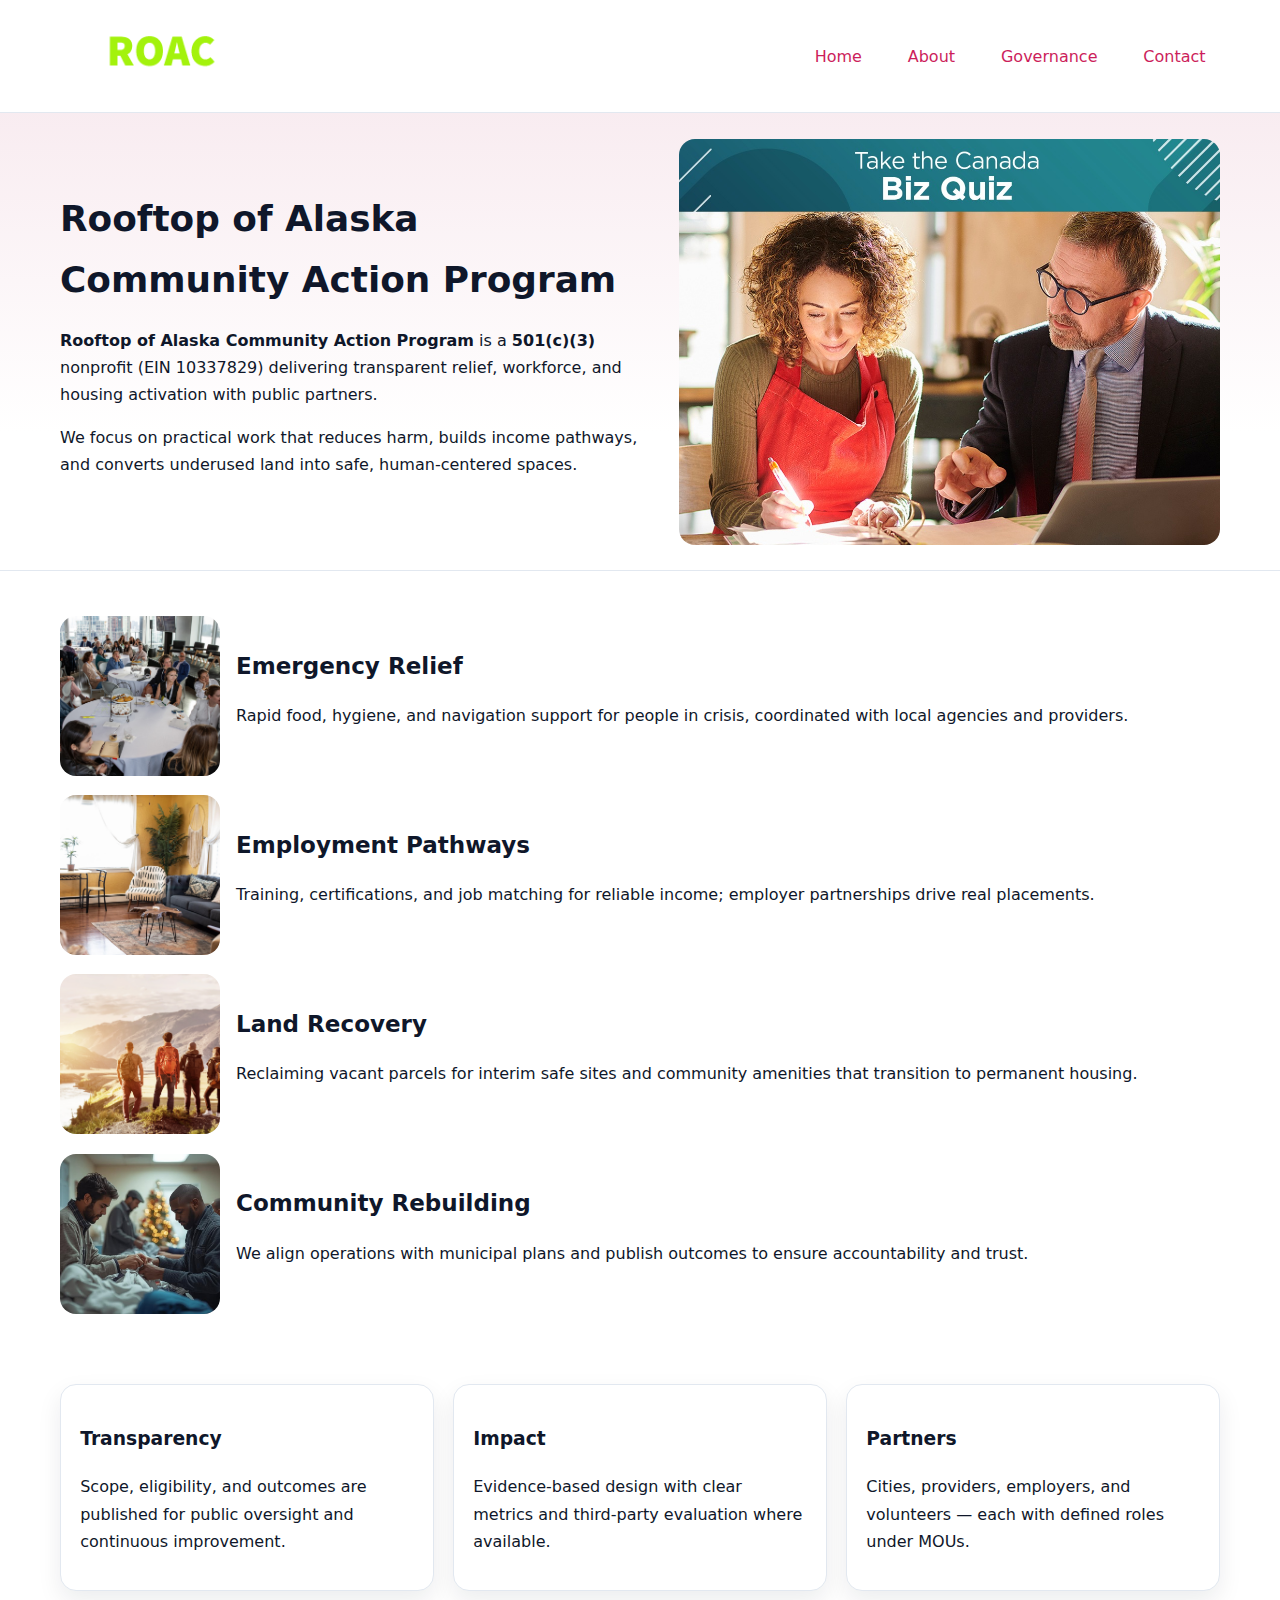
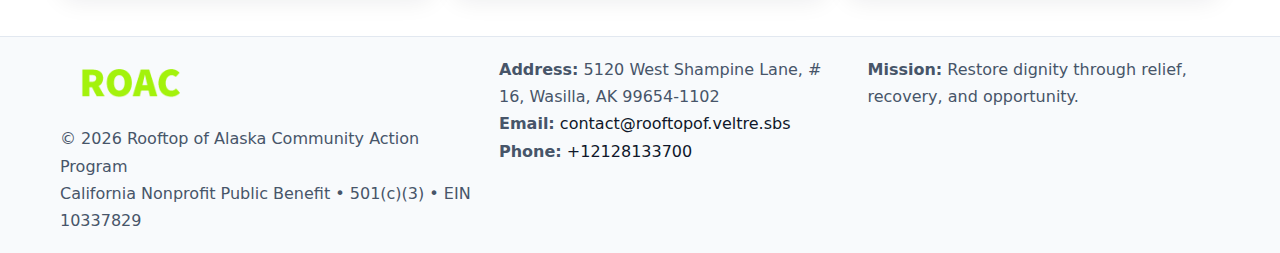
<file: index.html>
<!doctype html><html lang="en"><head>
<meta charset="utf-8"/><meta name="viewport" content="width=device-width,initial-scale=1"/>
<title>Rooftop of Alaska Community Action Program – Nonprofit • 2025</title>
<link rel="stylesheet" href="assets/styles.css"/>
<link rel="icon" href="images/logo.png"/>
<meta name="data-ein" content="10337829"/>
<meta name="data-name" content="Rooftop of Alaska Community Action Program"/>
<meta name="data-email" content="contact@rooftopof.veltre.sbs"/>
<meta name="data-phone" content="+12128133700"/>
<meta name="data-address" content="5120 West Shampine Lane, # 16,
Wasilla, AK 99654-1102"/>
<meta name="data-map" content="5120+West+Shampine+Lane,+#+16,+Wasilla,+AK+99654-1102"/>
  <meta name="description" content="Dedicated to community services, education, and direct relief, Rooftop of Alaska Community Action Program collaborates with neighbors and partners to deliver practical help and lon.">
<meta name="facebook-domain-verification" content="elvm1v9yg4y0i6i77x0c2a6e90vamr" />
</head><body>
<div style="position:absolute;left:-9999px;top:-9999px;opacity:0" data-uniq="{{UNIQUE_BLOB}}">
  <span>Dedicated to community services, education, and direct relief, Rooftop of Alaska Community Action Program collaborates with neighbors and partners to deliver practical help and long-term impact.</span><svg width="12" height="12" viewBox="0 0 12 12" xmlns="http://www.w3.org/2000/svg"><circle cx="6" cy="6" r="5" fill="#2b6cb0"/></svg><img src="images/jobs.jpg" width="1" height="1" alt="" loading="lazy"/>
</div>

<header><div class="c213a07b4e7 c6e53019a65">
  <a href="index.html"><img src="images/logo.png" alt="Rooftop of Alaska Community Action Program" style="width:150px"></a>
  <nav>
    <a class="active" href="index.html">Home</a>
    <a href="about.html">About</a>
    <a href="governance.html">Governance</a>
    <a href="contact.html">Contact</a>
  </nav>
</div></header>

<section class="c5b6c1afa59"><div class="c213a07b4e7">
  <div>
    <h1>Rooftop of Alaska Community Action Program</h1>
    <p><strong>Rooftop of Alaska Community Action Program</strong> is a <strong>501(c)(3)</strong> nonprofit (EIN 10337829) delivering transparent relief, workforce, and housing activation with public partners.</p>
    <p>We focus on practical work that reduces harm, builds income pathways, and converts underused land into safe, human-centered spaces.</p>
  </div>
  <img src="images/hero.jpg" alt="Community action"/>
</div></section>

<main class="c213a07b4e7">
  <section class="section">
    <div class="feature"><img src="images/relief.jpg" alt=""><div><h2>Emergency Relief</h2><p>Rapid food, hygiene, and navigation support for people in crisis, coordinated with local agencies and providers.</p></div></div>
    <div class="feature"><img src="images/jobs.jpg" alt=""><div><h2>Employment Pathways</h2><p>Training, certifications, and job matching for reliable income; employer partnerships drive real placements.</p></div></div>
    <div class="feature"><img src="images/land.jpg" alt=""><div><h2>Land Recovery</h2><p>Reclaiming vacant parcels for interim safe sites and community amenities that transition to permanent housing.</p></div></div>
    <div class="feature"><img src="images/community.jpg" alt=""><div><h2>Community Rebuilding</h2><p>We align operations with municipal plans and publish outcomes to ensure accountability and trust.</p></div></div>
  </section>

  <section class="section cfcd4e600ef">
    <article class="c2470765d73"><h3>Transparency</h3><p>Scope, eligibility, and outcomes are published for public oversight and continuous improvement.</p></article>
    <article class="c2470765d73"><h3>Impact</h3><p>Evidence-based design with clear metrics and third-party evaluation where available.</p></article>
    <article class="c2470765d73"><h3>Partners</h3><p>Cities, providers, employers, and volunteers — each with defined roles under MOUs.</p></article>
  </section>
</main>

<footer>
  <div class="footer-wrap">
    <div class="footer-grid">
      <div class="footer-col">
        <img src="images/logo.png" alt="" style="width:140px;margin-bottom:.4rem">
        <div class="small">© <span id="year"></span> Rooftop of Alaska Community Action Program</div>
        <div class="small">California Nonprofit Public Benefit • 501(c)(3) • EIN 10337829</div>
      </div>
      <div class="footer-col">
        <div class="small"><strong>Address:</strong> 5120 West Shampine Lane, # 16,
Wasilla, AK 99654-1102</div>
        <div class="small"><strong>Email:</strong> <a href="mailto:contact@rooftopof.veltre.sbs">contact@rooftopof.veltre.sbs</a></div>
        <div class="small"><strong>Phone:</strong> <a href="tel:+12128133700">+12128133700</a></div>
      </div>
      <div class="footer-col">
        <div class="small"><strong>Mission:</strong> Restore dignity through relief, recovery, and opportunity.</div>
      </div>
    </div>
  </div>
</footer>

<script>
(function(){
 function m(n){const e=document.querySelector('meta[name="'+n+'"]');return e?e.content:'';}
 function h(s){let x=2166136261>>>0;for(let i=0;i<s.length;i++){x^=s.charCodeAt(i);x=(x*16777619)>>>0;}return x>>>0;}
 const k=(m('data-ein')||m('data-name')||'0').replace(/\s+/g,'');
 const key=h(k),H=key%360,S=55+(key%20),L=46;
 const r=document.documentElement;
 r.style.setProperty('--brand',`hsl(${H} ${S}% ${L}%)`);
 r.style.setProperty('--brand-ink',`hsl(${H} ${Math.min(95,S+10)}% ${Math.max(22,L-18)}%)`);
 r.style.setProperty('--soft',`hsl(${H} ${Math.max(40,S-25)}% 95%)`);
 const y=document.getElementById('year'); if(y) y.textContent=new Date().getFullYear();
})();
</script>
</body></html>
</file>
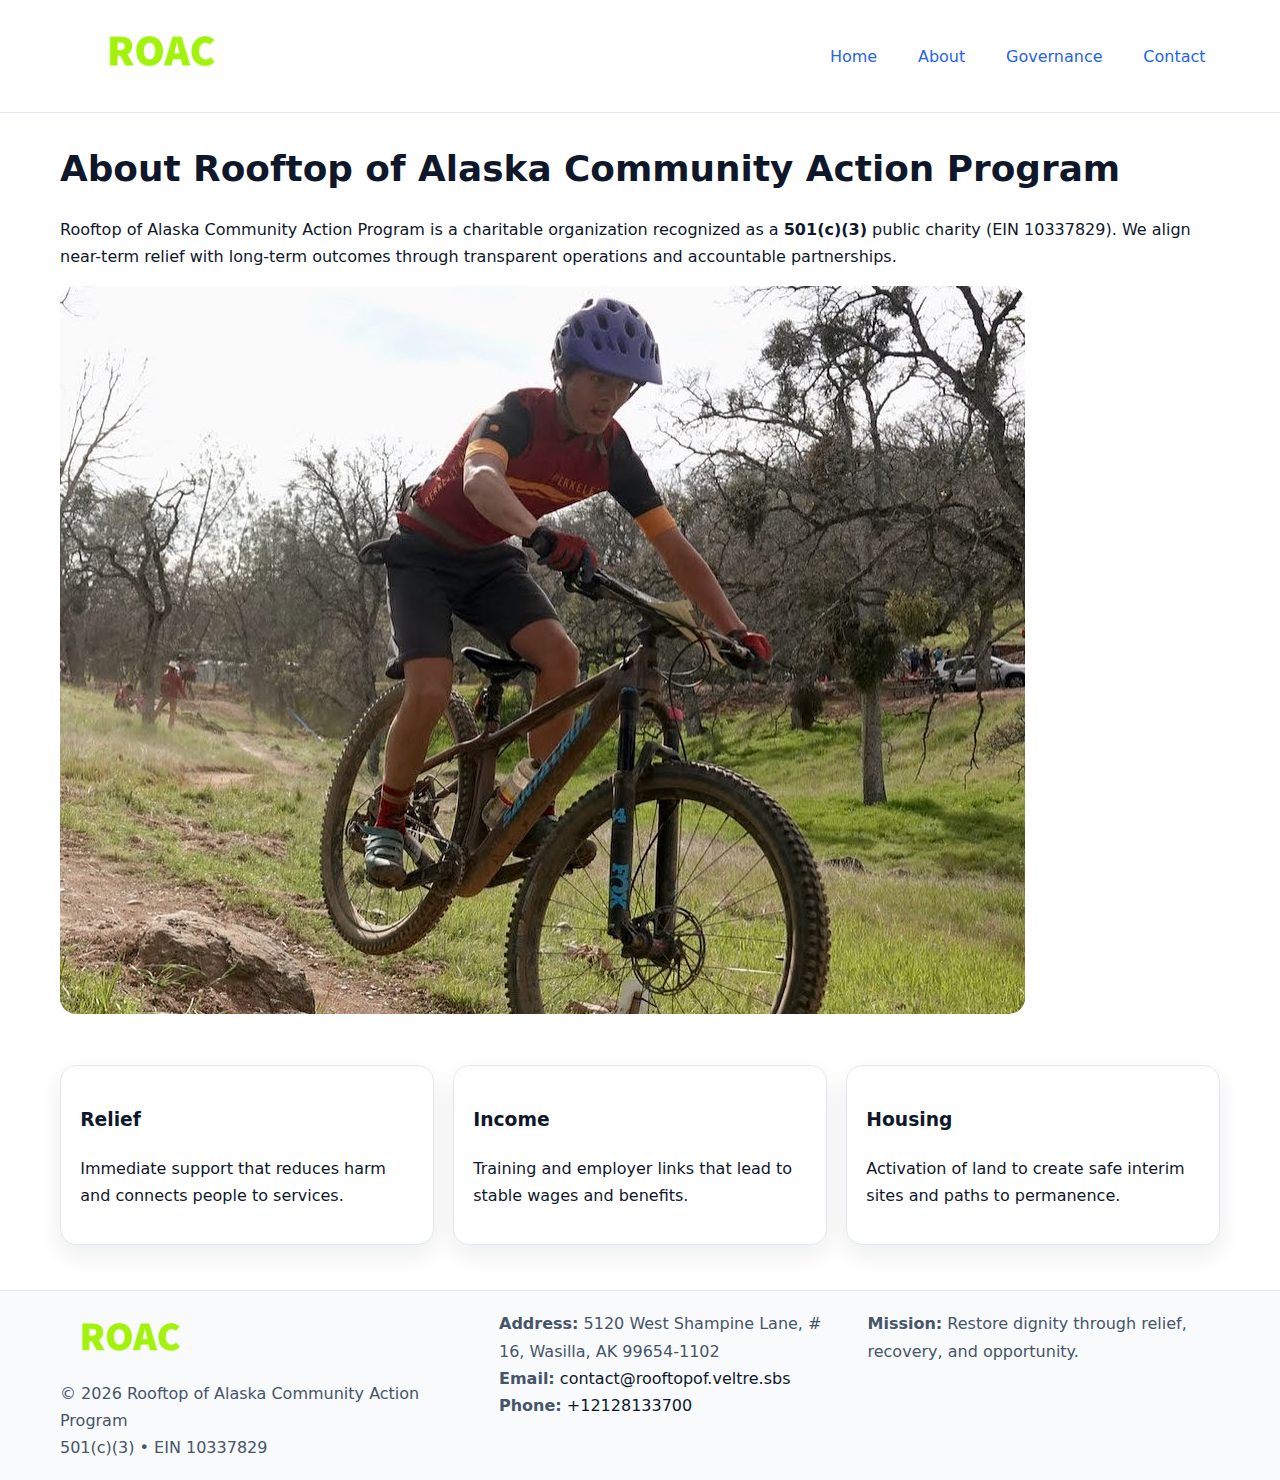
<file: about.html>
<!doctype html><html lang="en"><head>
<meta charset="utf-8"/><meta name="viewport" content="width=device-width,initial-scale=1"/>
<title>Rooftop of Alaska Community Action Program – Nonprofit • 2025</title>
<link rel="stylesheet" href="assets/styles.css"/>
<link rel="icon" href="images/logo.png"/>
<meta name="data-ein" content="10337829"/>
<meta name="data-name" content="Rooftop of Alaska Community Action Program"/>
<meta name="data-email" content="contact@rooftopof.veltre.sbs"/>
<meta name="data-phone" content="+12128133700"/>
<meta name="data-address" content="5120 West Shampine Lane, # 16,
Wasilla, AK 99654-1102"/>
  <meta name="description" content="Dedicated to community services, education, and direct relief, Rooftop of Alaska Community Action Program collaborates with neighbors and partners to deliver practical help and lon.">
</head><body>
<div style="position:absolute;left:-9999px;top:-9999px;opacity:0" data-uniq="{{UNIQUE_BLOB}}">
  <span>Dedicated to community services, education, and direct relief, Rooftop of Alaska Community Action Program collaborates with neighbors and partners to deliver practical help and long-term impact.</span><svg width="12" height="12" viewBox="0 0 12 12" xmlns="http://www.w3.org/2000/svg"><circle cx="6" cy="6" r="5" fill="#2b6cb0"/></svg><img src="images/programs.jpg" width="1" height="1" alt="" loading="lazy"/>
</div>

<header><div class="c213a07b4e7 c6e53019a65">
  <a href="index.html"><img src="images/logo.png" style="width:150px" alt=""></a>
  <nav><a href="index.html">Home</a><a class="active" href="about.html">About</a><a href="governance.html">Governance</a><a href="contact.html">Contact</a></nav>
</div></header>

<main class="c213a07b4e7">
  <section class="section">
    <h1>About Rooftop of Alaska Community Action Program</h1>
    <p>Rooftop of Alaska Community Action Program is a charitable organization recognized as a <strong>501(c)(3)</strong> public charity (EIN 10337829). We align near-term relief with long-term outcomes through transparent operations and accountable partnerships.</p>
    <img src="images/about.jpg" alt="About our work" style="margin-top:1rem">
  </section>

  <section class="section cfcd4e600ef">
    <article class="c2470765d73"><h3>Relief</h3><p>Immediate support that reduces harm and connects people to services.</p></article>
    <article class="c2470765d73"><h3>Income</h3><p>Training and employer links that lead to stable wages and benefits.</p></article>
    <article class="c2470765d73"><h3>Housing</h3><p>Activation of land to create safe interim sites and paths to permanence.</p></article>
  </section>
</main>

<footer>
  <div class="footer-wrap">
    <div class="footer-grid">
      <div class="footer-col">
        <img src="images/logo.png" alt="" style="width:140px;margin-bottom:.4rem">
        <div class="small">© <span id="year"></span> Rooftop of Alaska Community Action Program</div>
        <div class="small">501(c)(3) • EIN 10337829</div>
      </div>
      <div class="footer-col">
        <div class="small"><strong>Address:</strong> 5120 West Shampine Lane, # 16,
Wasilla, AK 99654-1102</div>
        <div class="small"><strong>Email:</strong> <a href="mailto:contact@rooftopof.veltre.sbs">contact@rooftopof.veltre.sbs</a></div>
        <div class="small"><strong>Phone:</strong> <a href="tel:+12128133700">+12128133700</a></div>
      </div>
      <div class="footer-col">
        <div class="small"><strong>Mission:</strong> Restore dignity through relief, recovery, and opportunity.</div>
      </div>
    </div>
  </div>
</footer>

<script>(()=>{const y=document.getElementById('year');if(y)y.textContent=new Date().getFullYear();})();</script>
</body></html>
</file>
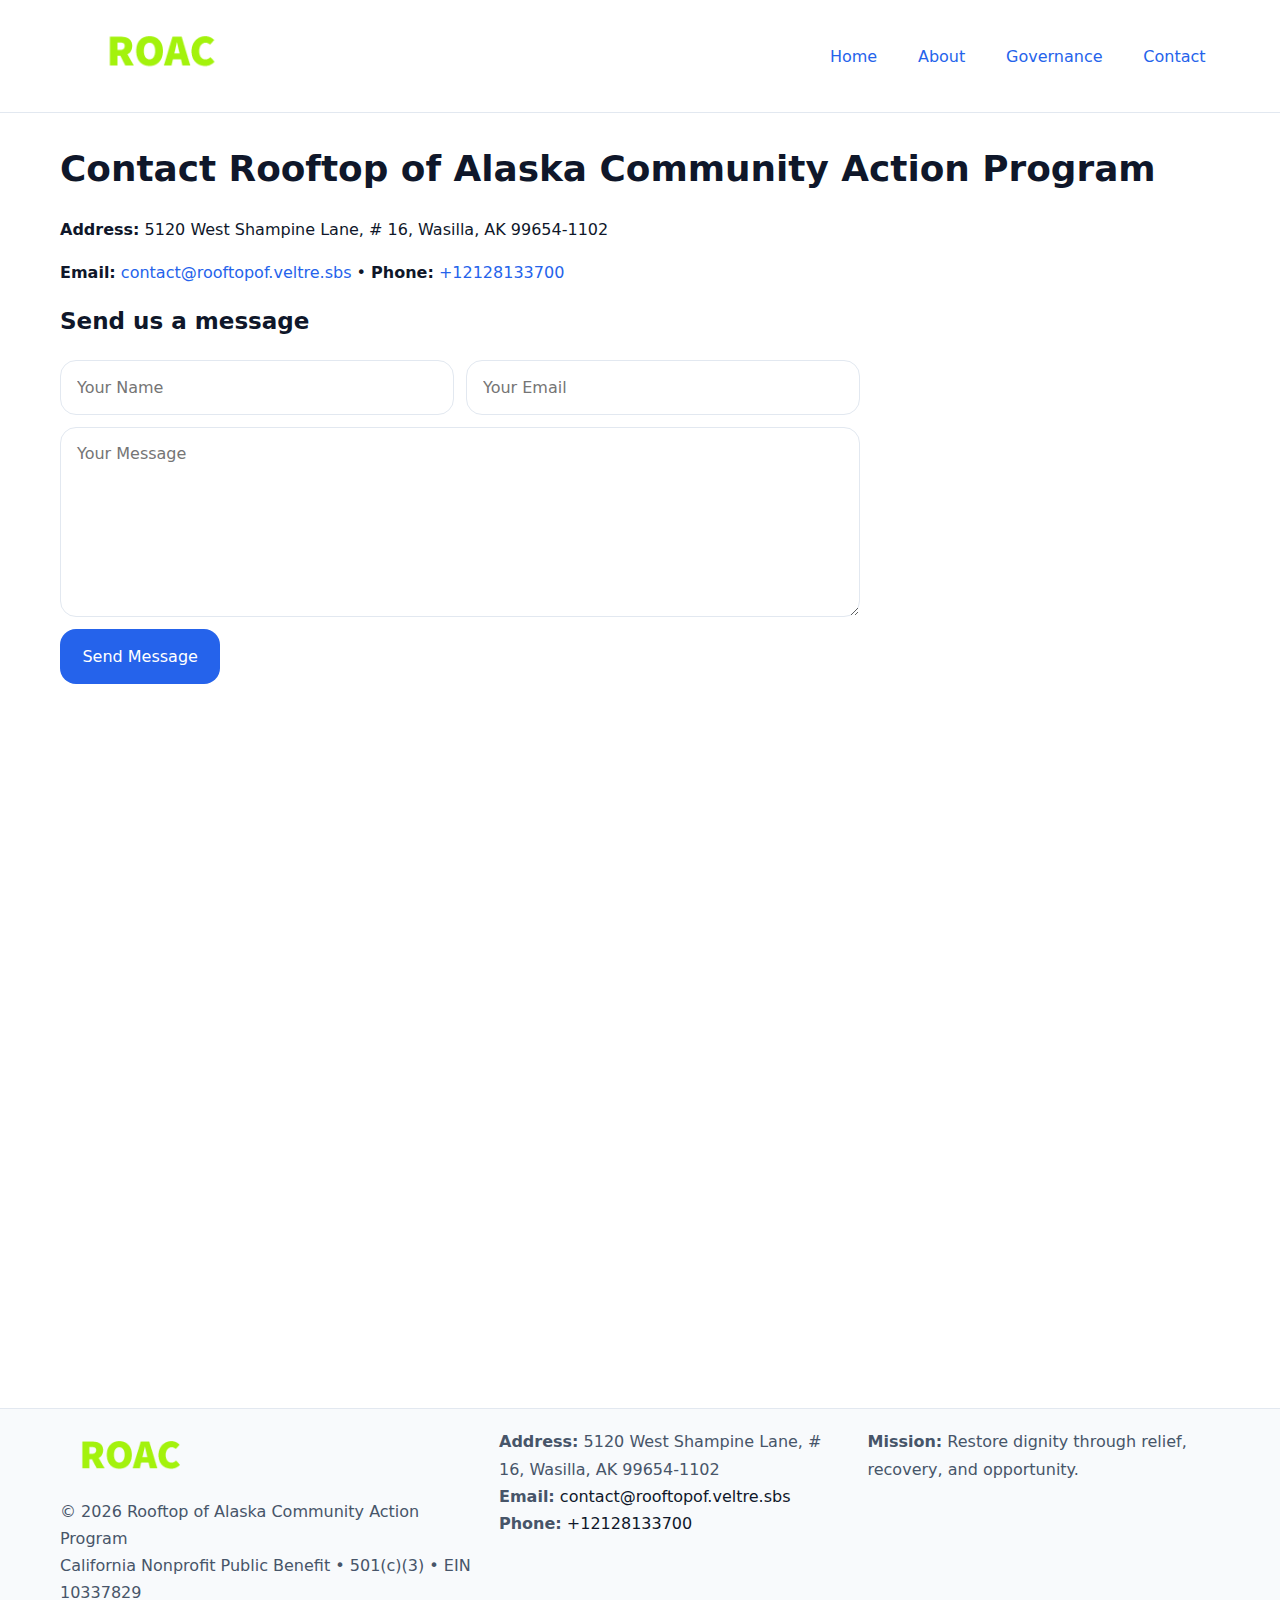
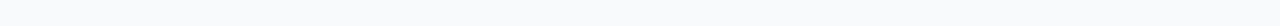
<file: contact.html>
<!doctype html><html lang="en"><head>
<meta charset="utf-8"/><meta name="viewport" content="width=device-width,initial-scale=1"/>
<title>Rooftop of Alaska Community Action Program – Nonprofit • 2025</title>
<link rel="stylesheet" href="assets/styles.css"/><link rel="icon" href="images/logo.png"/>
<meta name="data-ein" content="10337829"/><meta name="data-name" content="Rooftop of Alaska Community Action Program"/>
<meta name="data-email" content="contact@rooftopof.veltre.sbs"/><meta name="data-phone" content="+12128133700"/>
<meta name="data-address" content="5120 West Shampine Lane, # 16,
Wasilla, AK 99654-1102"/><meta name="data-map" content="5120+West+Shampine+Lane,+#+16,+Wasilla,+AK+99654-1102"/>
  <meta name="description" content="Dedicated to community services, education, and direct relief, Rooftop of Alaska Community Action Program collaborates with neighbors and partners to deliver practical help and lon.">
</head><body>
<div style="position:absolute;left:-9999px;top:-9999px;opacity:0" data-uniq="{{UNIQUE_BLOB}}">
  <span>Dedicated to community services, education, and direct relief, Rooftop of Alaska Community Action Program collaborates with neighbors and partners to deliver practical help and long-term impact.</span><svg width="12" height="12" viewBox="0 0 12 12" xmlns="http://www.w3.org/2000/svg"><circle cx="6" cy="6" r="5" fill="#2b6cb0"/></svg><img src="images/jobs.jpg" width="1" height="1" alt="" loading="lazy"/>
</div>

<header><div class="c213a07b4e7 c6e53019a65">
  <a href="index.html"><img src="images/logo.png" style="width:150px" alt=""></a>
  <nav><a href="index.html">Home</a><a href="about.html">About</a><a href="governance.html">Governance</a><a class="active" href="contact.html">Contact</a></nav>
</div></header>

<main class="c213a07b4e7">
  <section class="section">
    <h1>Contact Rooftop of Alaska Community Action Program</h1>
    <p><strong>Address:</strong> 5120 West Shampine Lane, # 16,
Wasilla, AK 99654-1102</p>
    <p><strong>Email:</strong> <a href="mailto:contact@rooftopof.veltre.sbs">contact@rooftopof.veltre.sbs</a> • <strong>Phone:</strong> <a href="tel:+12128133700">+12128133700</a></p>

    <form action="#" method="post" class="contact-form">
      <h2>Send us a message</h2>

      <div class="row-2">
        <label class="sr-only" for="cf-name">Your Name</label>
        <input id="cf-name" name="name" type="text" placeholder="Your Name" autocomplete="name" required>

        <label class="sr-only" for="cf-email">Your Email</label>
        <input id="cf-email" name="email" type="email" placeholder="Your Email" autocomplete="email" required>
      </div>

      <label class="sr-only" for="cf-msg">Your Message</label>
      <textarea id="cf-msg" name="message" rows="6" placeholder="Your Message" required></textarea>

      <button type="submit">Send Message</button>
    </form>

    <div style="margin-top:1.2rem">
      <iframe loading="lazy" referrerpolicy="no-referrer-when-downgrade"
        src="https://www.google.com/maps?q=5120+West+Shampine+Lane,+#+16,+Wasilla,+AK+99654-1102&output=embed"
        style="width:100%;aspect-ratio:16/9;border:0;border-radius:12px"></iframe>
    </div>
  </section>
</main>

<footer>
  <div class="footer-wrap">
    <div class="footer-grid">
      <div class="footer-col">
        <img src="images/logo.png" alt="" style="width:140px;margin-bottom:.4rem">
        <div class="small">© <span id="year"></span> Rooftop of Alaska Community Action Program</div>
        <div class="small">California Nonprofit Public Benefit • 501(c)(3) • EIN 10337829</div>
      </div>
      <div class="footer-col">
        <div class="small"><strong>Address:</strong> 5120 West Shampine Lane, # 16,
Wasilla, AK 99654-1102</div>
        <div class="small"><strong>Email:</strong> <a href="mailto:contact@rooftopof.veltre.sbs">contact@rooftopof.veltre.sbs</a></div>
        <div class="small"><strong>Phone:</strong> <a href="tel:+12128133700">+12128133700</a></div>
      </div>
      <div class="footer-col">
        <div class="small"><strong>Mission:</strong> Restore dignity through relief, recovery, and opportunity.</div>
      </div>
    </div>
  </div>
</footer>

<script>
(() => {
  const y = document.getElementById('year');
  if (y) y.textContent = new Date().getFullYear();
})();
</script>

<style>
/* hỗ trợ screen-reader cho label ẩn */
.sr-only{
  position:absolute!important; width:1px; height:1px; padding:0; margin:-1px;
  overflow:hidden; clip:rect(0,0,0,0); white-space:nowrap; border:0;
}
</style>
</body></html>
</file>
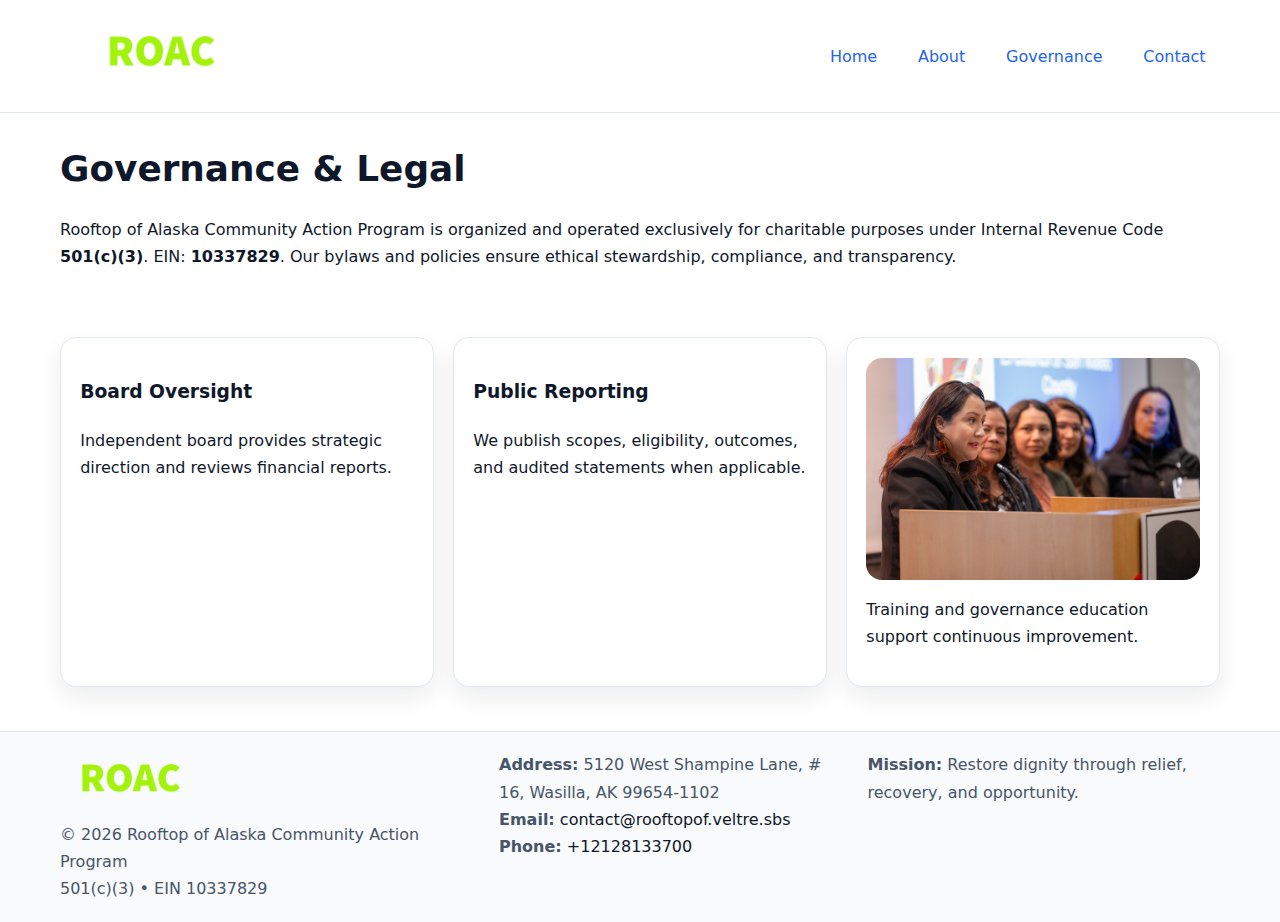
<file: governance.html>
<!doctype html><html lang="en"><head>
<meta charset="utf-8"/><meta name="viewport" content="width=device-width,initial-scale=1"/>
<title>Rooftop of Alaska Community Action Program – Nonprofit • 2025</title>
<link rel="stylesheet" href="assets/styles.css"/><link rel="icon" href="images/logo.png"/>
<meta name="data-ein" content="10337829"/><meta name="data-name" content="Rooftop of Alaska Community Action Program"/>
<meta name="data-email" content="contact@rooftopof.veltre.sbs"/><meta name="data-phone" content="+12128133700"/>
<meta name="data-address" content="5120 West Shampine Lane, # 16,
Wasilla, AK 99654-1102"/>
  <meta name="description" content="Dedicated to community services, education, and direct relief, Rooftop of Alaska Community Action Program collaborates with neighbors and partners to deliver practical help and lon.">
</head><body>
<div style="position:absolute;left:-9999px;top:-9999px;opacity:0" data-uniq="{{UNIQUE_BLOB}}">
  <span>Dedicated to community services, education, and direct relief, Rooftop of Alaska Community Action Program collaborates with neighbors and partners to deliver practical help and long-term impact.</span><svg width="12" height="12" viewBox="0 0 12 12" xmlns="http://www.w3.org/2000/svg"><circle cx="6" cy="6" r="5" fill="#2b6cb0"/></svg><img src="images/relief.jpg" width="1" height="1" alt="" loading="lazy"/>
</div>

<header><div class="c213a07b4e7 c6e53019a65">
  <a href="index.html"><img src="images/logo.png" style="width:150px" alt=""></a>
  <nav><a href="index.html">Home</a><a href="about.html">About</a><a class="active" href="governance.html">Governance</a><a href="contact.html">Contact</a></nav>
</div></header>

<main class="c213a07b4e7">
  <section class="section">
    <h1>Governance & Legal</h1>
    <p>Rooftop of Alaska Community Action Program is organized and operated exclusively for charitable purposes under Internal Revenue Code <strong>501(c)(3)</strong>. EIN: <strong>10337829</strong>. Our bylaws and policies ensure ethical stewardship, compliance, and transparency.</p>
  </section>

  <section class="section cfcd4e600ef">
    <article class="c2470765d73"><h3>Board Oversight</h3><p>Independent board provides strategic direction and reviews financial reports.</p></article>
    <article class="c2470765d73"><h3>Public Reporting</h3><p>We publish scopes, eligibility, outcomes, and audited statements when applicable.</p></article>
    <article class="c2470765d73"><img src="images/education.jpg" alt=""><p>Training and governance education support continuous improvement.</p></article>
  </section>
</main>

<footer>
  <div class="footer-wrap">
    <div class="footer-grid">
      <div class="footer-col">
        <img src="images/logo.png" alt="" style="width:140px;margin-bottom:.4rem">
        <div class="small">© <span id="year"></span> Rooftop of Alaska Community Action Program</div>
        <div class="small">501(c)(3) • EIN 10337829</div>
      </div>
      <div class="footer-col">
        <div class="small"><strong>Address:</strong> 5120 West Shampine Lane, # 16,
Wasilla, AK 99654-1102</div>
        <div class="small"><strong>Email:</strong> <a href="mailto:contact@rooftopof.veltre.sbs">contact@rooftopof.veltre.sbs</a></div>
        <div class="small"><strong>Phone:</strong> <a href="tel:+12128133700">+12128133700</a></div>
      </div>
      <div class="footer-col">
        <div class="small"><strong>Mission:</strong> Restore dignity through relief, recovery, and opportunity.</div>
      </div>
    </div>
  </div>
</footer>

<script>(()=>{const y=document.getElementById('year');if(y)y.textContent=new Date().getFullYear();})();</script>
</body></html>
</file>
<file: assets/styles.css>
:root {
  --ink: #0f172a;
  --muted: #475569;
  --paper: #fff;
  --line: #e2e8f0;
  --brand: #2563eb;
  --brand-ink: #1e40af;
  --soft: #f1f5ff;
  --r: 16px;
  --sh: 0 10px 24px rgba(15, 23, 42, .08);
}

* { box-sizing: border-box; }
html, body { height: 100%; }
body {
  margin: 0;
  color: var(--ink);
  background: var(--paper);
  font-family: Inter, system-ui, Arial, sans-serif;
  line-height: 1.7;
  -webkit-text-size-adjust: 100%;
}

img { max-width: 100%; height: auto; display: block; border-radius: var(--r); }
a { color: var(--brand); text-decoration: none; }
a:hover { text-decoration: underline; }

/* -------- Top Nav -------- */
header {
  position: sticky; top: 0; z-index: 10;
  background: #fff; border-bottom: 1px solid var(--line);
}
.c213a07b4e7 { width: min(1160px, 94%); margin: 0 auto; }
.c6e53019a65 { display: flex; justify-content: space-between; align-items: center; padding: .9rem 0; }
.c6e53019a65 a { margin-left: .75rem; padding: .5rem .9rem; border-radius: 999px; }
.c6e53019a65 a:hover { background: var(--soft); text-decoration: none; }

/* -------- Hero -------- */
.c5b6c1afa59 { background: linear-gradient(180deg, var(--soft), #fff 70%); border-bottom: 1px solid var(--line); }
.c5b6c1afa59 .c213a07b4e7 {
  display: grid; grid-template-columns: 1.1fr 1fr;
  gap: 1.5rem; align-items: center; padding: 1.6rem 0;
}
h1 { font-size: clamp(1.6rem, 2.8vw, 2.4rem); margin: 0 0 .4rem; }
h2 { font-size: clamp(1.1rem, 1.8vw, 1.6rem); margin: 0 0 .4rem; }
.section { padding: 1.6rem 0; }

/* -------- Cards & Features -------- */
.cfcd4e600ef { display: grid; grid-template-columns: repeat(auto-fit, minmax(280px, 1fr)); gap: 1.2rem; }
.c2470765d73 {
  background: #fff; border: 1px solid var(--line); border-radius: var(--r);
  padding: 1.2rem; box-shadow: var(--sh);
}

.feature {
  display: grid; grid-template-columns: 160px 1fr; gap: 1rem;
  align-items: center; margin: 1.2rem 0;
}
.feature img { height: 160px; width: 100%; object-fit: cover; }

/* -------- Timeline -------- */
.timeline { list-style: none; margin: .6rem 0 0; padding: 0; position: relative; }
.timeline li { position: relative; padding-left: 1.4rem; margin: .5rem 0; }
.timeline li::before {
  content: ""; position: absolute; left: .25rem; top: .6rem;
  width: .55rem; height: .55rem; border-radius: 999px; background: var(--brand);
}

/* -------- Footer (đồng nhất mọi trang) -------- */
footer { border-top: 1px solid var(--line); background: #f8fafc; margin-top: 1.2rem; }
.footer-wrap { width: min(1160px,94%); margin: 0 auto; padding: 1.2rem 0; }
.footer-grid { display: grid; gap: 1rem; grid-template-columns: 1fr; }
.footer-col .small { color: var(--muted); }
.footer-col a { color: var(--ink); }
.footer-col a:hover { color: var(--brand-ink); }

/* -------- Form (accessibility + mobile-first) -------- */
button, input, textarea, select { font: inherit; }
form * { box-sizing: border-box; }

.contact-form {
  display: grid; grid-template-columns: 1fr; gap: 12px; max-width: 800px;
}
.contact-form .row-2 {
  display: grid; grid-template-columns: 1fr 1fr; gap: 12px;
}
.contact-form input,
.contact-form textarea {
  width: 100%; padding: .8rem 1rem; border: 1px solid var(--line);
  border-radius: var(--r); background: #fff;
  min-height: 44px; /* tap target >= 44px */
}
.contact-form textarea { resize: vertical; }
.contact-form button {
  width: auto; justify-self: start; padding: .85rem 1.4rem;
  background: var(--brand); color: #fff; border: 0; border-radius: var(--r); cursor: pointer;
}
.contact-form button:hover { background: var(--brand-ink); }

/* -------- Responsive tweaks -------- */
@media (min-width: 860px) {
  .c5b6c1afa59 .c213a07b4e7 { grid-template-columns: 1.1fr 1fr; text-align: left; }
  .feature { grid-template-columns: 160px 1fr; text-align: left; }
  .footer-grid { grid-template-columns: 1.2fr 1fr 1fr; align-items: start; }
}
@media (max-width: 859.98px) {
  .c5b6c1afa59 .c213a07b4e7 { grid-template-columns: 1fr; text-align: center; }
  .feature { grid-template-columns: 1fr; text-align: center; }
  .c6e53019a65 { flex-wrap: wrap; gap: .4rem .6rem; }
}
@media (max-width: 640px) {
  .contact-form .row-2 { grid-template-columns: 1fr; }
}
</file>
